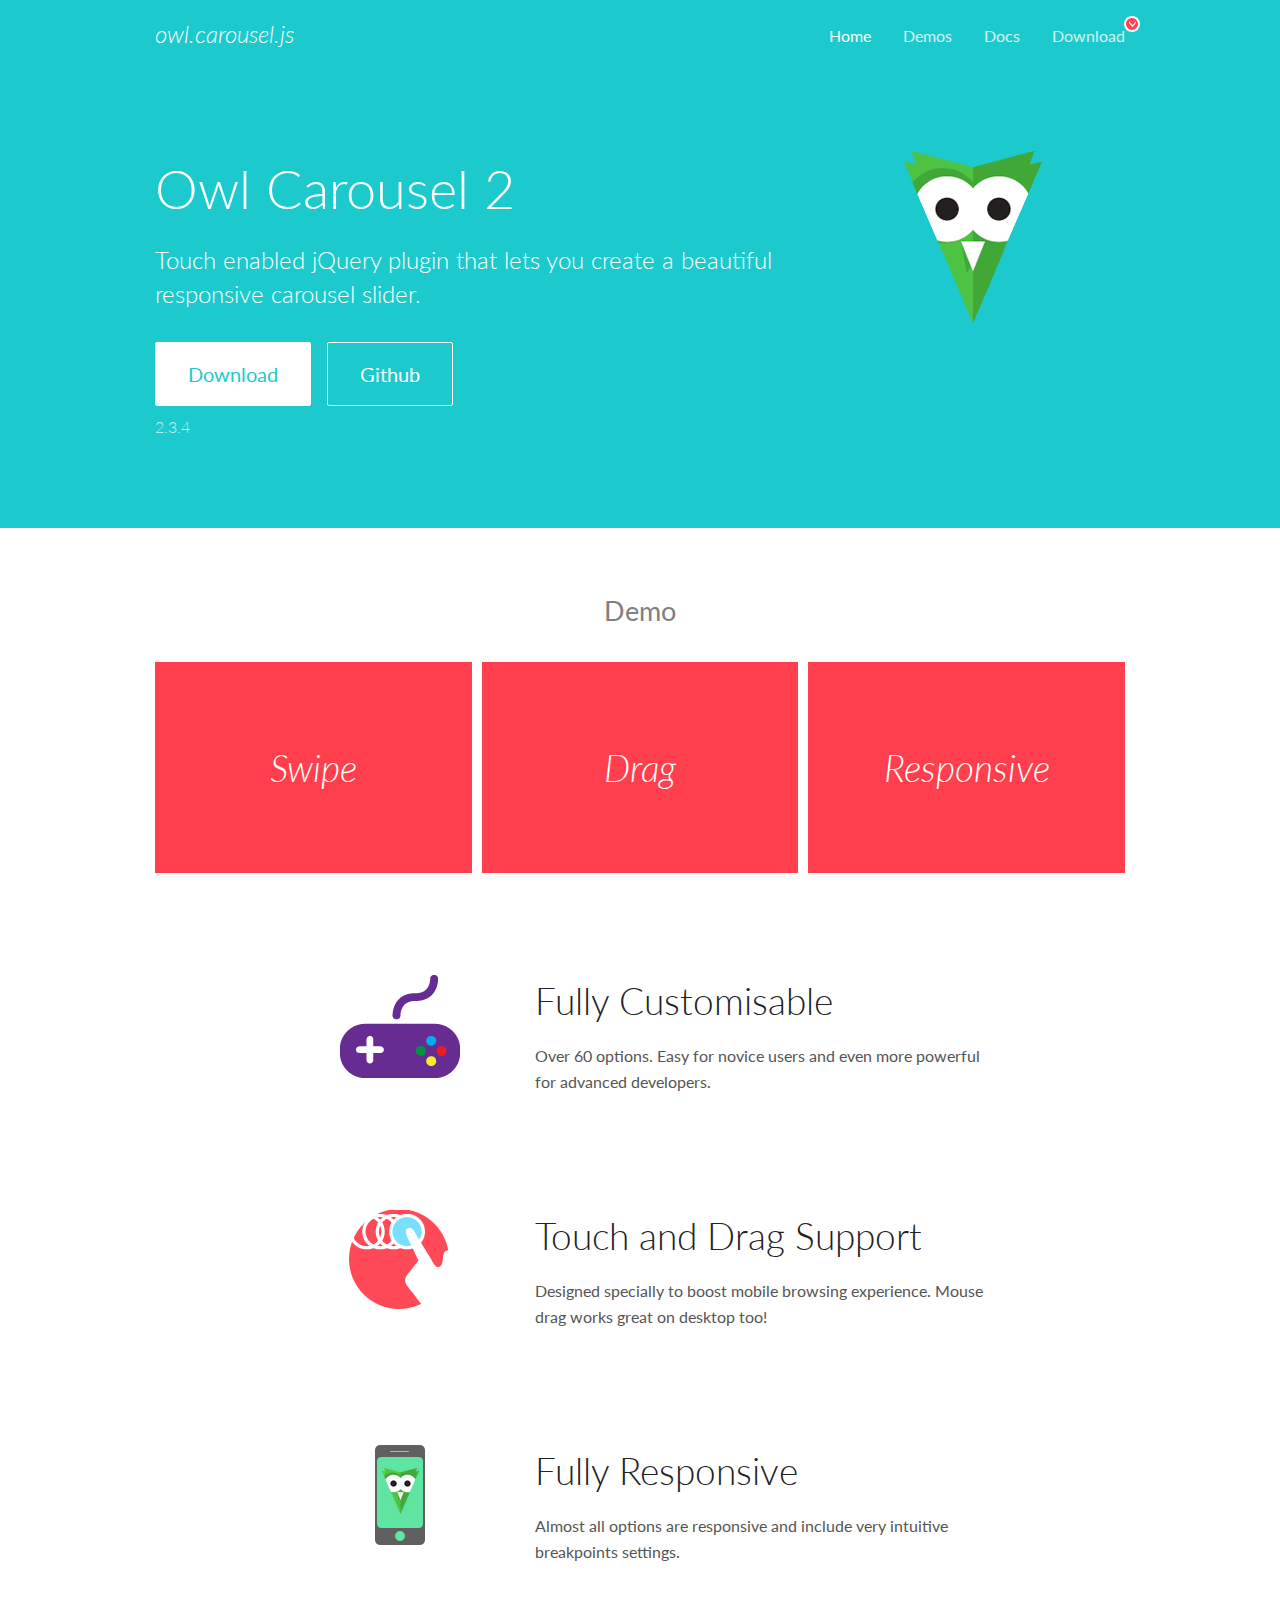
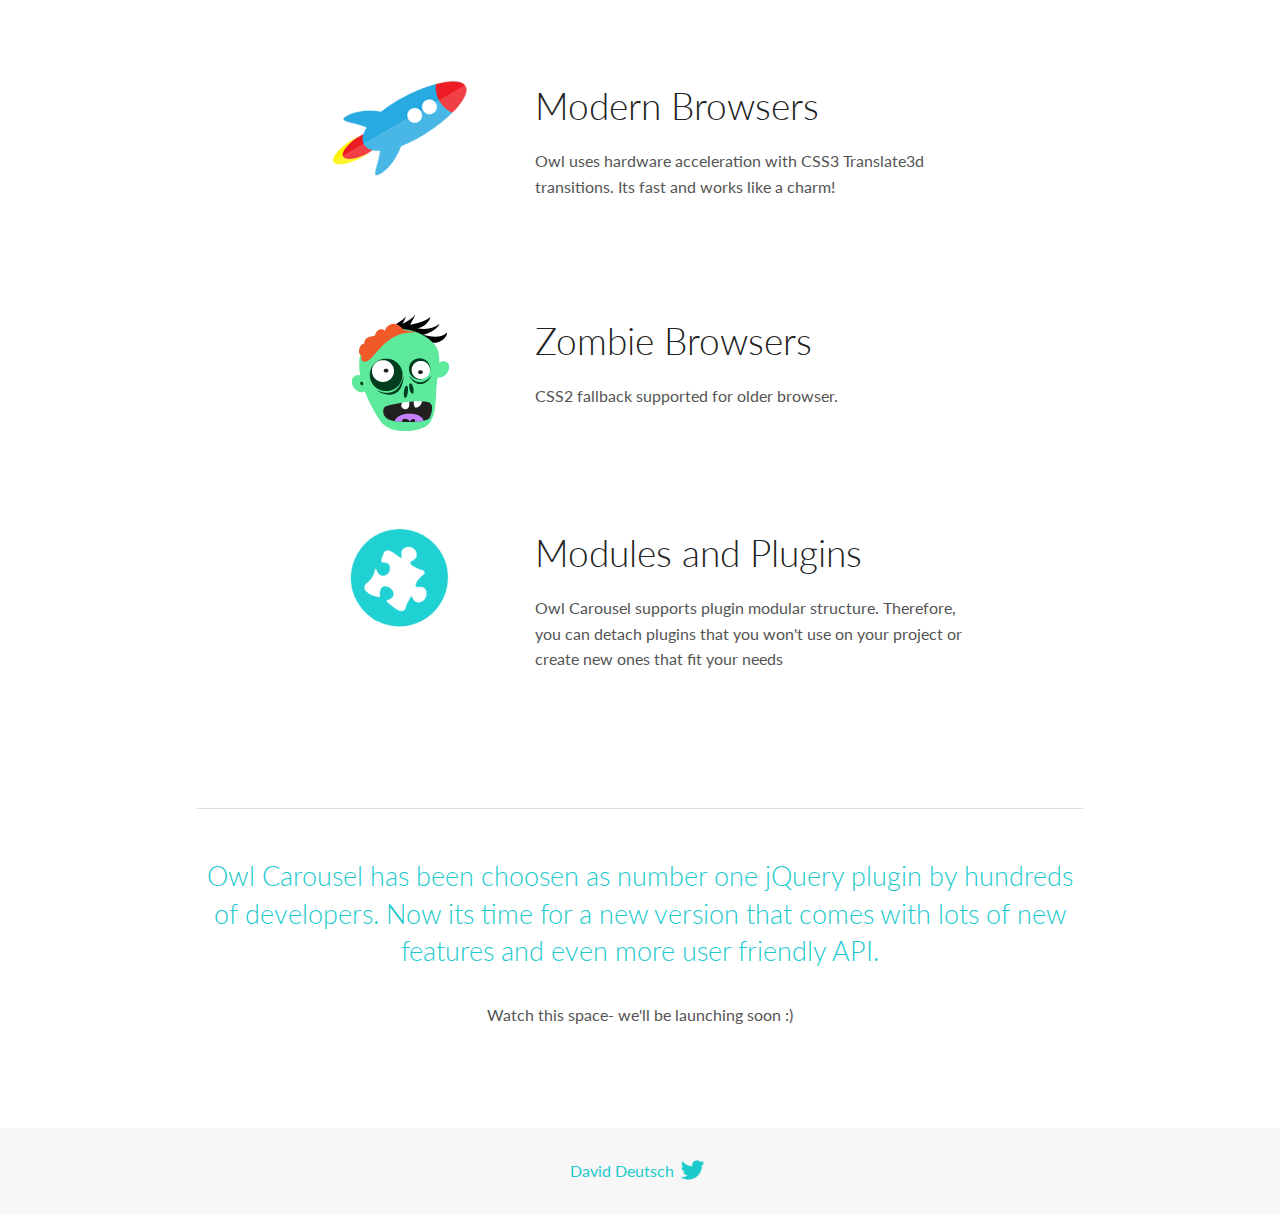
<file: vendor/OwlCarousel2-2.3.4/docs/index.html>
<!DOCTYPE html>
<html lang="en">
  <head>

    <!-- head -->
    <meta charset="utf-8">
    <meta name="msapplication-tap-highlight" content="no" />
    <meta name="viewport" content="width=device-width, initial-scale=1.0" />
    <meta name="description" content="Touch enabled jQuery plugin that lets you create beautiful responsive carousel slider.">
    <meta name="author" content="David Deutsch">
    <title>
      Home | Owl Carousel | 2.3.4
    </title>

    <!-- Stylesheets -->
    <link href='https://fonts.googleapis.com/css?family=Lato:300,400,700,400italic,300italic' rel='stylesheet' type='text/css'>
    <link rel="stylesheet" href="assets/css/docs.theme.min.css">

    <!-- Owl Stylesheets -->
    <link rel="stylesheet" href="assets/owlcarousel/assets/owl.carousel.min.css">
    <link rel="stylesheet" href="assets/owlcarousel/assets/owl.theme.default.min.css">

    <!-- HTML5 shim and Respond.js IE8 support of HTML5 elements and media queries -->

    <!--[if lt IE 9]>
      <script src="https://oss.maxcdn.com/libs/html5shiv/3.7.0/html5shiv.js"></script>
      <script src="https://oss.maxcdn.com/libs/respond.js/1.3.0/respond.min.js"></script>
    <![endif]-->

    <!-- Favicons -->
    <link rel="apple-touch-icon-precomposed" sizes="144x144" href="assets/ico/apple-touch-icon-144-precomposed.png">
    <link rel="shortcut icon" href="assets/ico/favicon.png">
    <link rel="shortcut icon" href="favicon.ico">

    <!-- Yeah i know js should not be in header. Its required for demos.-->

    <!-- javascript -->
    <script src="assets/vendors/jquery.min.js"></script>
    <script src="assets/owlcarousel/owl.carousel.js"></script>
  </head>
  <body>

    <!-- header -->
    <header class="header">
      <div class="row">
        <div class="large-12 columns">
          <div class="brand left">
            <h3>
              <a href="/OwlCarousel2/">owl.carousel.js</a> 
            </h3>
          </div>
          <a id="toggle-nav" class="right">
            <span></span> <span></span> <span></span> 
          </a> 
          <div class="nav-bar">
            <ul class="clearfix">
              <li class="active">
                <a href="/OwlCarousel2/index.html">Home</a> 
              </li>
              <li> <a href="/OwlCarousel2/demos/demos.html">Demos</a>  </li>
              <li> <a href="/OwlCarousel2/docs/started-welcome.html">Docs</a>  </li>
              <li>
                <a href="https://github.com/OwlCarousel2/OwlCarousel2/archive/2.3.4.zip">Download</a> 
                <span class="download"></span> 
              </li>
            </ul>
          </div>
        </div>
      </div>
    </header>

    <!-- home panel -->
    <section id="hero">
      <div class="row">
        <div class="large-8 medium-8 columns">
          <h1>Owl Carousel 2</h1>
          <h4>Touch enabled jQuery plugin that lets you create a beautiful responsive carousel slider.</h4>
          <a href="https://github.com/OwlCarousel2/OwlCarousel2/archive/2.3.4.zip" class="hero-button">Download</a> 
          <a href="https://github.com/OwlCarousel2/OwlCarousel2" class="hero-button outline">Github</a> 
          <p>2.3.4</p>
        </div>
        <div class="large-4 medium-4 columns">
          <img class="owl-logo" src="assets/img/owl-logo.png" alt="mr. Owl">
        </div>
      </div>
    </section>

    <!-- body -->
    <div class="home-demo">
      <div class="row">
        <div class="large-12 columns">
          <h3>Demo</h3>
          <div class="owl-carousel">
            <div class="item">
              <h2>Swipe</h2>
            </div>
            <div class="item">
              <h2>Drag</h2>
            </div>
            <div class="item">
              <h2>Responsive</h2>
            </div>
            <div class="item">
              <h2>CSS3</h2>
            </div>
            <div class="item">
              <h2>Fast</h2>
            </div>
            <div class="item">
              <h2>Easy</h2>
            </div>
            <div class="item">
              <h2>Free</h2>
            </div>
            <div class="item">
              <h2>Upgradable</h2>
            </div>
            <div class="item">
              <h2>Tons of options</h2>
            </div>
            <div class="item">
              <h2>Infinity</h2>
            </div>
            <div class="item">
              <h2>Auto Width</h2>
            </div>
          </div>
        </div>
      </div>
    </div>
    <script>
      var owl = $('.owl-carousel');
      owl.owlCarousel({
        margin: 10,
        loop: true,
        responsive: {
          0: {
            items: 1
          },
          600: {
            items: 2
          },
          1000: {
            items: 3
          }
        }
      })
    </script>

    <!-- features -->
    <div id="features">
      <div class="row">
        <div class="small-12 medium-9 small-centered columns">
          <section class="row feature">
            <div class="medium-4 small-12 columns">
              <img src="assets/img/feature-options.png" alt="">
            </div>
            <div class="medium-8 small-12 columns">
              <h2>Fully Customisable</h2>
              <p>Over 60 options. Easy for novice users and even more powerful for advanced developers.</p>
            </div>
          </section>
          <section class="row feature">
            <div class="medium-4 small-12 columns">
              <img src="assets/img/feature-drag.png" alt="">
            </div>
            <div class="medium-8 small-12 columns">
              <h2>Touch and Drag Support</h2>
              <p>Designed specially to boost mobile browsing experience. Mouse drag works great on desktop too!</p>
            </div>
          </section>
          <section class="row feature">
            <div class="medium-4 small-12 columns">
              <img src="assets/img/feature-responsive.png" alt="">
            </div>
            <div class="medium-8 small-12 columns">
              <h2>Fully Responsive</h2>
              <p>Almost all options are responsive and include very intuitive breakpoints settings.</p>
            </div>
          </section>
          <section class="row feature">
            <div class="medium-4 small-12 columns">
              <img src="assets/img/feature-modern.png" alt="">
            </div>
            <div class="medium-8 small-12 columns">
              <h2>Modern Browsers</h2>
              <p>Owl uses hardware acceleration with CSS3 Translate3d transitions. Its fast and works like a charm! </p>
            </div>
          </section>
          <section class="row feature">
            <div class="medium-4 small-12 columns">
              <img src="assets/img/feature-zombie.png" alt="">
            </div>
            <div class="medium-8 small-12 columns">
              <h2>Zombie Browsers</h2>
              <p>CSS2 fallback supported for older browser.</p>
            </div>
          </section>
          <section class="row feature">
            <div class="medium-4 small-12 columns">
              <img src="assets/img/feature-module.png" alt="">
            </div>
            <div class="medium-8 small-12 columns">
              <h2>Modules and Plugins</h2>
              <p>Owl Carousel supports plugin modular structure. Therefore, you can detach plugins that you won&#x27;t use on your project or create new ones that fit your needs</p>
            </div>
          </section>
        </div>
      </div>
    </div>

    <!-- footer -->
    <section id="teaser-text">
      <div class="row">
        <div class="small-12 medium-11 small-centered columns">
          <hr>
          <h3 id="owl-carousel-has-been-choosen-as-number-one-jquery-plugin-by-hundreds-of-developers-now-its-time-for-a-new-version-that-comes-with-lots-of-new-features-and-even-more-user-friendly-api-">Owl Carousel has been choosen as number one jQuery plugin by hundreds of developers. Now its time for a new version that comes with lots of new features and even more user friendly API.</h3>
          <p>Watch this space- we&#39;ll be launching soon :)</p>
        </div>
      </div>
    </section>

    <!-- footer -->
    <footer class="footer">
      <div class="row">
        <div class="large-12 columns">
          <h5>
            <a href="/OwlCarousel2/docs/support-contact.html">David Deutsch</a> 
            <a id="custom-tweet-button" href="https://twitter.com/share?url=https://github.com/OwlCarousel2/OwlCarousel2&text=Owl Carousel - This is so awesome! " target="_blank"></a> 
          </h5>
        </div>
      </div>
    </footer>

    <!-- vendors -->
    <script src="assets/vendors/highlight.js"></script>
    <script src="assets/js/app.js"></script>
  </body>
</html>
</file>
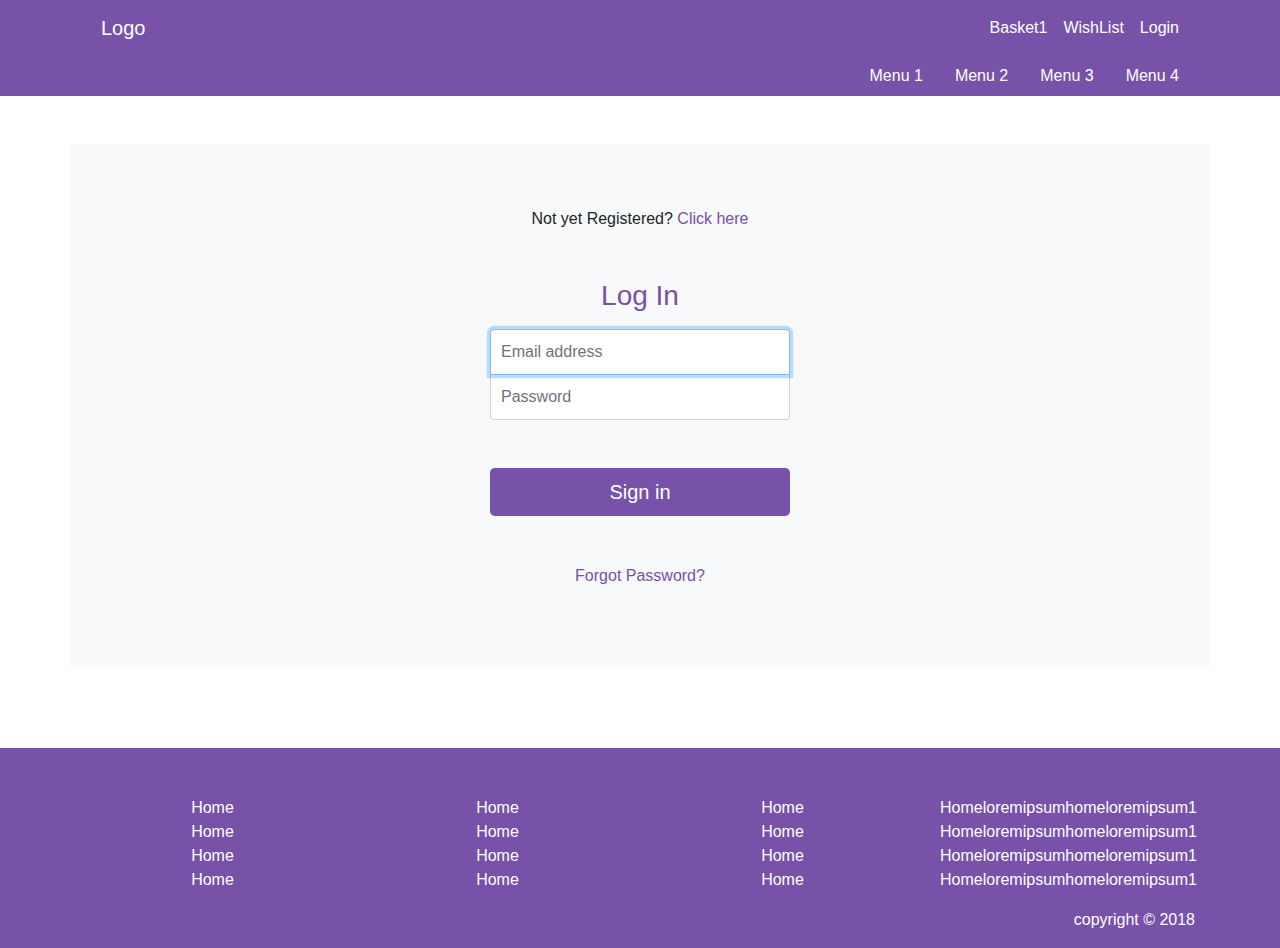
<file: login.html>
<!doctype html>
<html lang="en">

<head>
    <!-- Required meta tags -->
    <meta charset="utf-8">
    <meta name="viewport" content="width=device-width, initial-scale=1, shrink-to-fit=no">

    <!-- Bootstrap CSS -->
    <link rel="stylesheet" href="https://stackpath.bootstrapcdn.com/bootstrap/4.1.3/css/bootstrap.min.css">
    <link href="https://stackpath.bootstrapcdn.com/font-awesome/4.7.0/css/font-awesome.min.css" rel="stylesheet"
        integrity="sha384-wvfXpqpZZVQGK6TAh5PVlGOfQNHSoD2xbE+QkPxCAFlNEevoEH3Sl0sibVcOQVnN" crossorigin="anonymous">
    <link rel="stylesheet" href="./vendor/assets/owl.carousel.min.css">
    <link rel="stylesheet" href="./vendor/assets/owl.theme.default.min.css">
    <link rel="stylesheet" href="style.css">

    <title>Sample!</title>
</head>

<body class="text-center">

    <script src="./components/nav.js"></script>

    <section class="mt-5 content">
        <div class="container">
            <div class="row">
                <div class="col-md-12 bg-light py-5">

                    <form class="form-signin" style="width:36rem;">
                        
                    
                        <p>Not yet Registered? <a href="./signup.html" class="text1">Click here</a></p>
                        <h1 class="h3 mb-3 font-weight-normal text1 mt-5">Log In</h1>
                        <label for="inputEmail" class="sr-only">Email address</label>
                        <input type="email" id="inputEmail" class="form-control" placeholder="Email address" required autofocus>
                        <label for="inputPassword" class="sr-only">Password</label>
                        <input type="password" id="inputPassword" class="form-control" placeholder="Password" required>
                       
                        <button class="btn btn-lg bg-background text2 btn-block mt-5" type="submit">Sign in</button>
                        <p class="mt-5 mb-3"><a href="" class="text1">Forgot Password?</a></p>
                    </form>

                </div>
                <!--/.col-md-12-->
            </div>
            <!--/.row-->
        </div>
        <!--/.container-->
    </section>

    <!-- <section class="footer1"> -->
    <script src="./components/footer.js"></script>
    <!-- </section> -->



    <!-- Optional JavaScript -->
    <!-- jQuery first, then Popper.js, then Bootstrap JS -->
    <script src="https://code.jquery.com/jquery-3.3.1.slim.min.js"></script>
    <script src="https://cdnjs.cloudflare.com/ajax/libs/popper.js/1.14.3/umd/popper.min.js"></script>
    <script src="https://stackpath.bootstrapcdn.com/bootstrap/4.1.3/js/bootstrap.min.js"></script>
    <script src="./vendor/owl.carousel.min.js"></script>

</body>

</html>
</file>
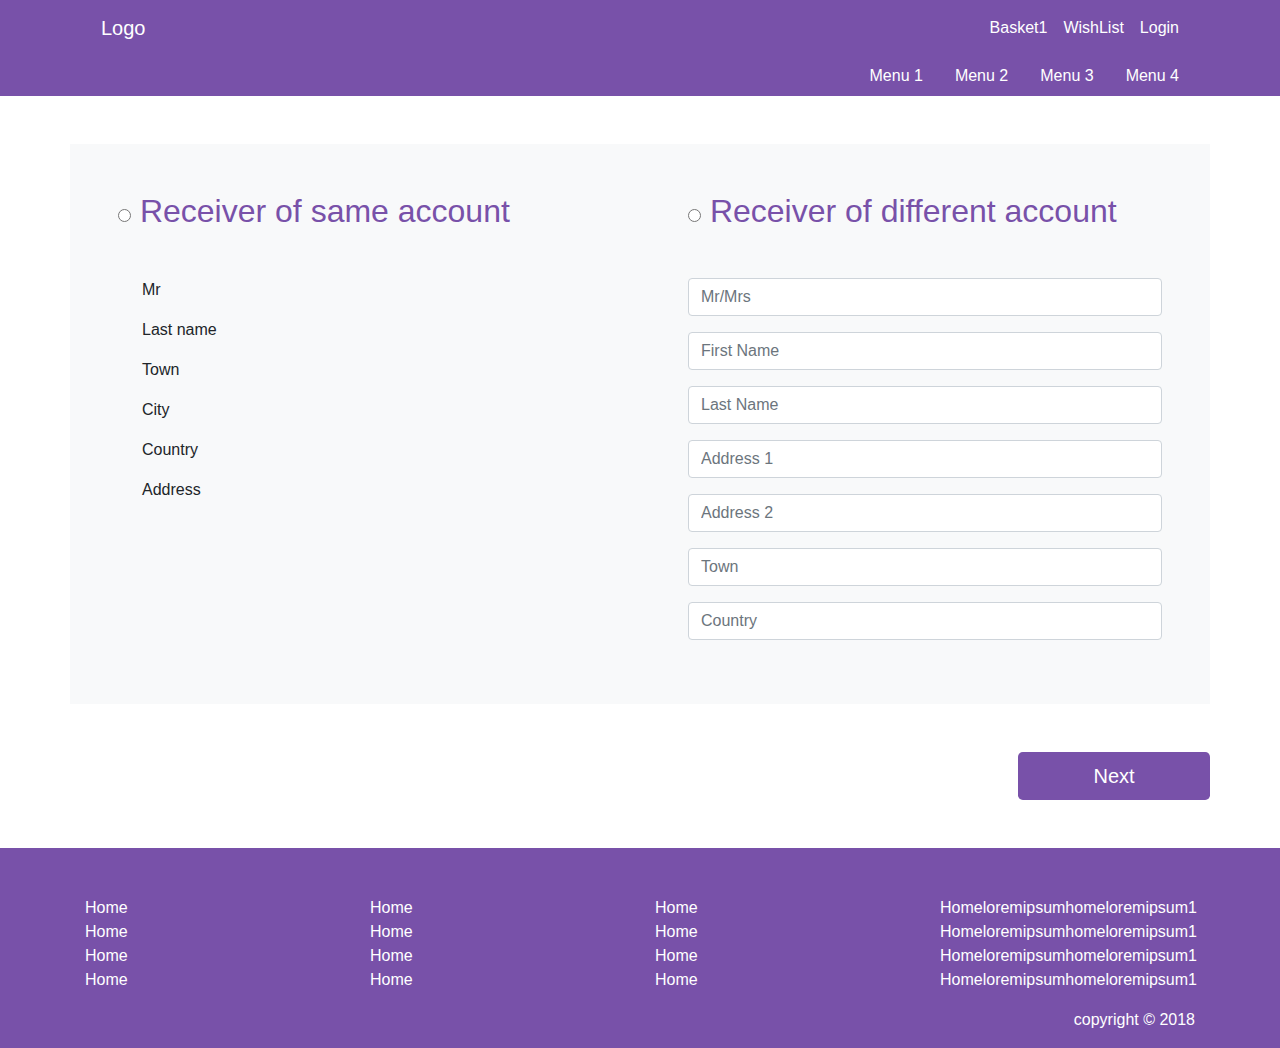
<file: order.html>
<!doctype html>
<html lang="en">

<head>
    <!-- Required meta tags -->
    <meta charset="utf-8">
    <meta name="viewport" content="width=device-width, initial-scale=1, shrink-to-fit=no">

    <!-- Bootstrap CSS -->
    <link rel="stylesheet" href="https://stackpath.bootstrapcdn.com/bootstrap/4.1.3/css/bootstrap.min.css">
    <link href="https://stackpath.bootstrapcdn.com/font-awesome/4.7.0/css/font-awesome.min.css" rel="stylesheet"
        integrity="sha384-wvfXpqpZZVQGK6TAh5PVlGOfQNHSoD2xbE+QkPxCAFlNEevoEH3Sl0sibVcOQVnN" crossorigin="anonymous">
    <link rel="stylesheet" href="./vendor/assets/owl.carousel.min.css">
    <link rel="stylesheet" href="./vendor/assets/owl.theme.default.min.css">
    <link rel="stylesheet" href="style.css">

    <title>Sample!</title>
</head>

<body>

    <script src="./components/nav.js"></script>

   
   <section class="mt-5 mb-5">
       <div class="container">
           <div class="row">
               <div class="col-md-6 bg-light p-5">
                
                <h2><input type="radio"> Receiver of same account</h2>
                <div class="mt-5 ml-4">
                    <p>Mr</p>
                    <p>Last name</p>
                    <p>Town</p>
                    <p>City</p>
                    <p>Country</p>
                    <p>Address</p>
                </div>
                
               </div>

               <div class="col-md-6 bg-light p-5">

                <h2><input type="radio"> Receiver of different account</h2>

                <div class="mt-5">
                    <form class="needs-validation" novalidate>
                        
                        <div class="mb-3">
                        
                            <input type="text" class="form-control" id="address" placeholder="Mr/Mrs" required>
                            <div class="invalid-feedback">
                                Please enter your shipping address.
                            </div>
                        </div>

                        <div class="mb-3">
                        
                            <input type="text" class="form-control" id="address" placeholder="First Name" required>
                            <div class="invalid-feedback">
                                Please enter your shipping address.
                            </div>
                        </div>

                        <div class="mb-3">
                        
                            <input type="text" class="form-control" id="address" placeholder="Last Name" required>
                            <div class="invalid-feedback">
                                Please enter your shipping address.
                            </div>
                        </div>
                    
                        <div class="mb-3">
                    
                            <input type="text" class="form-control" id="address" placeholder="Address 1" required>
                            <div class="invalid-feedback">
                                Please enter your shipping address.
                            </div>
                        </div>
                    
                        <div class="mb-3">
                    
                            <input type="text" class="form-control" id="address2" placeholder="Address 2">
                        </div>
                    
                        <div class="mb-3">
                    
                            <input type="email" class="form-control" id="email" placeholder="Town">
                    
                        </div>
                    
                        <div class="mb-3">
                    
                            <input type="email" class="form-control" id="email" placeholder="Country">
                    
                        </div>
                    
                       
                    
                    
                    </form>
                    
                </div>
               </div>


            <a class="ml-auto" href="./order2.html"><button class="btn btn-lg bg-background text2 mt-5" style="width:12rem;" type="submit">Next</button></a>
            
           </div>
       </div>
   </section>
   

   

  

    <script src="./components/footer.js"></script>

    <!-- Optional JavaScript -->
    <!-- jQuery first, then Popper.js, then Bootstrap JS -->
    <script src="https://code.jquery.com/jquery-3.3.1.slim.min.js"></script>
    <script src="https://cdnjs.cloudflare.com/ajax/libs/popper.js/1.14.3/umd/popper.min.js"></script>
    <script src="https://stackpath.bootstrapcdn.com/bootstrap/4.1.3/js/bootstrap.min.js"></script>
    <script src="./vendor/owl.carousel.min.js"></script>
   
</body>

</html>
</file>
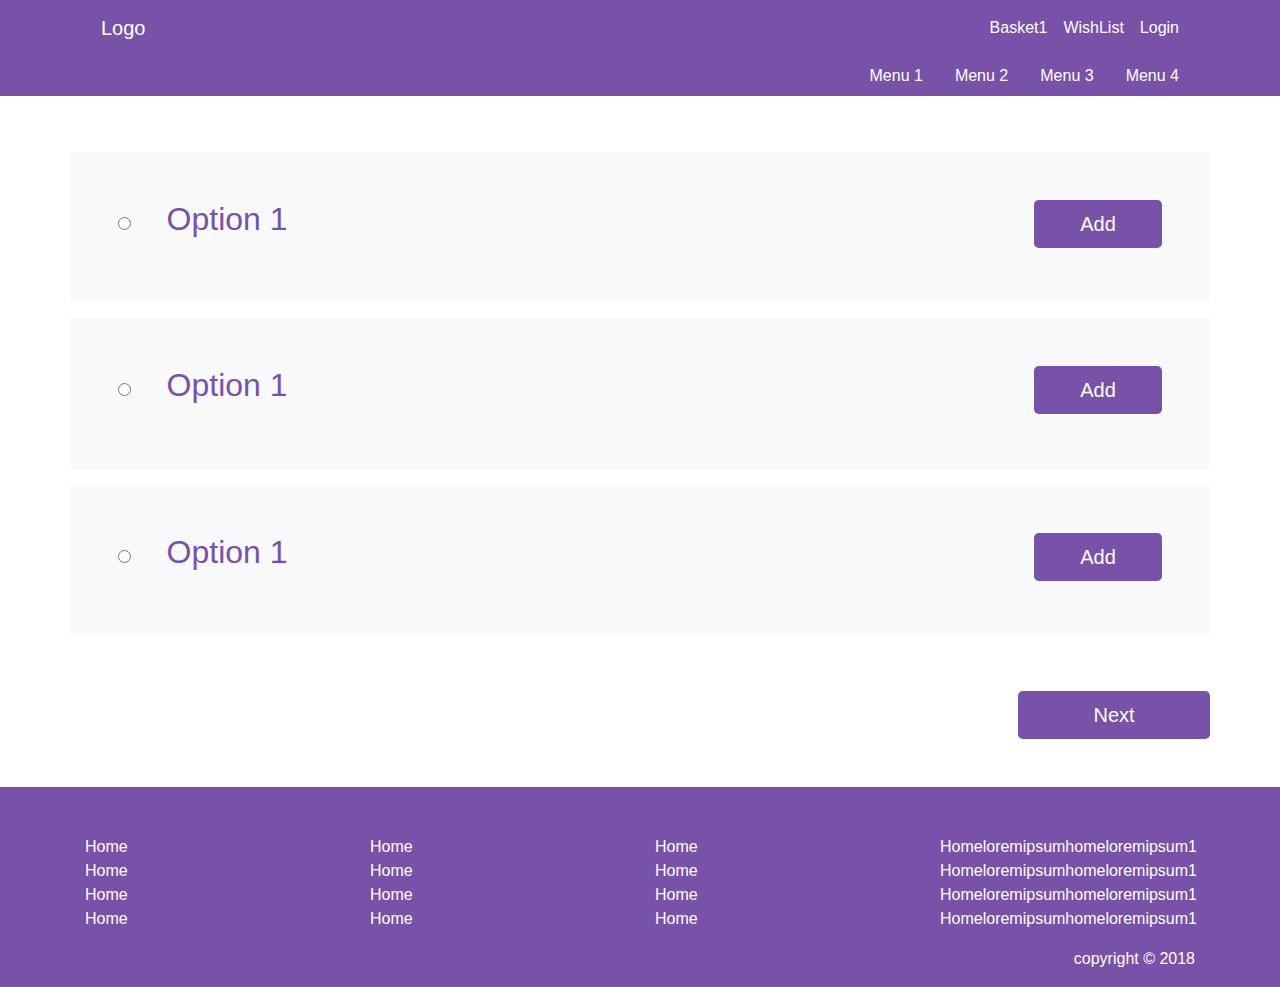
<file: order2.html>
<!doctype html>
<html lang="en">

<head>
    <!-- Required meta tags -->
    <meta charset="utf-8">
    <meta name="viewport" content="width=device-width, initial-scale=1, shrink-to-fit=no">

    <!-- Bootstrap CSS -->
    <link rel="stylesheet" href="https://stackpath.bootstrapcdn.com/bootstrap/4.1.3/css/bootstrap.min.css">
    <link href="https://stackpath.bootstrapcdn.com/font-awesome/4.7.0/css/font-awesome.min.css" rel="stylesheet"
        integrity="sha384-wvfXpqpZZVQGK6TAh5PVlGOfQNHSoD2xbE+QkPxCAFlNEevoEH3Sl0sibVcOQVnN" crossorigin="anonymous">
    <link rel="stylesheet" href="./vendor/assets/owl.carousel.min.css">
    <link rel="stylesheet" href="./vendor/assets/owl.theme.default.min.css">
    <link rel="stylesheet" href="style.css">

    <title>Sample!</title>
</head>

<body>

    <script src="./components/nav.js"></script>


    <section class="mt-5 mb-5">
        <div class="container">
            <div class="row">
                <div class="col-6 bg-light p-5 my-2">

                    <h2><label><input type="radio">&nbsp; &nbsp; Option 1</label></h2>



                </div>

                <div class="col-6 bg-light text-right p-5 my-2">

                    <button class="btn btn-lg bg-background text2 " style="width:8rem;" type="submit">Add</button>


                </div>

                <div class="col-6 bg-light p-5 my-2">

                    <h2><label><input type="radio">&nbsp; &nbsp; Option 1</label></h2>


                </div>

                <div class="col-6 bg-light text-right p-5 my-2">

                    <button class="btn btn-lg bg-background text2 " style="width:8rem;" type="submit">Add</button>


                </div>

                <div class="col-6 bg-light p-5 my-2">

                    <h2><label><input type="radio">&nbsp; &nbsp; Option 1</label></h2>



                </div>

                <div class="col-6 bg-light text-right p-5 my-2">

                    <button class="btn btn-lg bg-background text2 " style="width:8rem;" type="submit">Add</button>


                </div>

                <a class="ml-auto" href="./billing.html"><button class="btn btn-lg bg-background text2 mt-5" style="width:12rem;" type="submit">Next</button></a>

            </div>
        </div>
    </section>






    <script src="./components/footer.js"></script>

    <!-- Optional JavaScript -->
    <!-- jQuery first, then Popper.js, then Bootstrap JS -->
    <script src="https://code.jquery.com/jquery-3.3.1.slim.min.js"></script>
    <script src="https://cdnjs.cloudflare.com/ajax/libs/popper.js/1.14.3/umd/popper.min.js"></script>
    <script src="https://stackpath.bootstrapcdn.com/bootstrap/4.1.3/js/bootstrap.min.js"></script>
    <script src="./vendor/owl.carousel.min.js"></script>

</body>

</html>
</file>
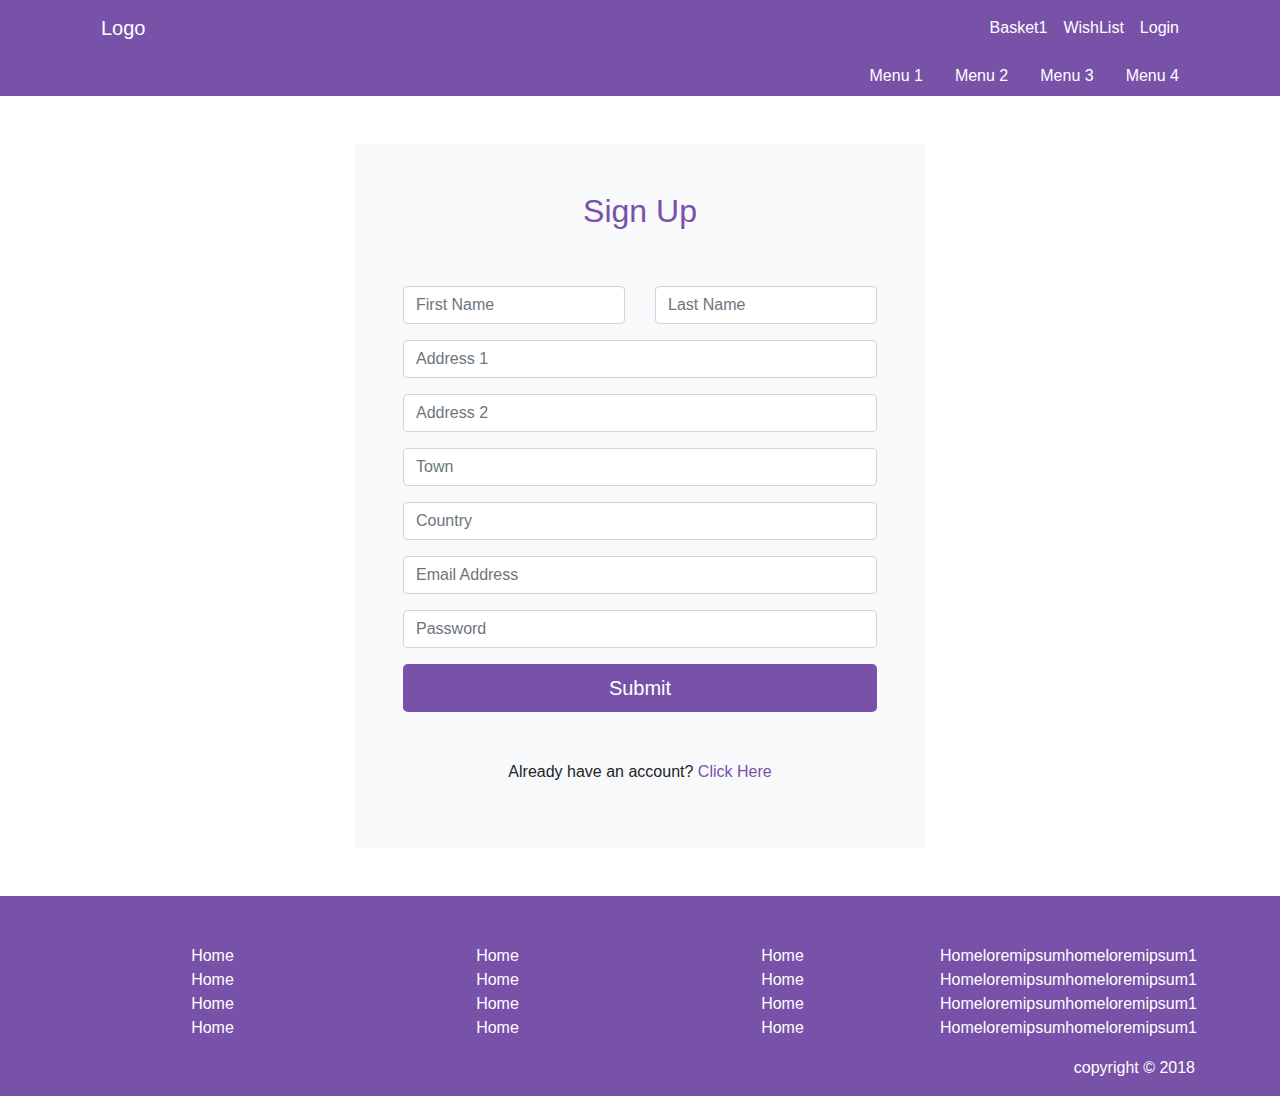
<file: signup.html>
<!doctype html>
<html lang="en">

<head>
    <!-- Required meta tags -->
    <meta charset="utf-8">
    <meta name="viewport" content="width=device-width, initial-scale=1, shrink-to-fit=no">

    <!-- Bootstrap CSS -->
    <link rel="stylesheet" href="https://stackpath.bootstrapcdn.com/bootstrap/4.1.3/css/bootstrap.min.css">
    <link href="https://stackpath.bootstrapcdn.com/font-awesome/4.7.0/css/font-awesome.min.css" rel="stylesheet"
        integrity="sha384-wvfXpqpZZVQGK6TAh5PVlGOfQNHSoD2xbE+QkPxCAFlNEevoEH3Sl0sibVcOQVnN" crossorigin="anonymous">
    <link rel="stylesheet" href="./vendor/assets/owl.carousel.min.css">
    <link rel="stylesheet" href="./vendor/assets/owl.theme.default.min.css">
    <link rel="stylesheet" href="style.css">

    <title>Sample!</title>
</head>

<body class="text-center">

    <script src="./components/nav.js"></script>

    
    
        <div class="container pt-5 pb-5">
            <div class="text-center">
                
                
                
            </div>
    
            <div class="row justify-content-center">


               
                <div class="col-md-6 bg-light p-5">

                    <h2 class="pb-5">Sign Up</h2>
                    
                    <form class="needs-validation" novalidate>
                        <div class="row">
                            <div class="col-md-6 mb-3">
                                
                                <input type="text" class="form-control" id="firstName" placeholder="First Name" value="" required>
                                <div class="invalid-feedback">
                                    Valid first name is required.
                                </div>
                            </div>
                            <div class="col-md-6 mb-3">
                               
                                <input type="text" class="form-control" id="lastName" placeholder="Last Name" value="" required>
                                <div class="invalid-feedback">
                                    Valid last name is required.
                                </div>
                            </div>
                        </div>
    
    
                        <div class="mb-3">
                            
                            <input type="text" class="form-control" id="address" placeholder="Address 1" required>
                            <div class="invalid-feedback">
                                Please enter your shipping address.
                            </div>
                        </div>
    
                        <div class="mb-3">
                            
                            <input type="text" class="form-control" id="address2" placeholder="Address 2">
                        </div>

                        <div class="mb-3">
                            
                            <input type="email" class="form-control" id="email" placeholder="Town">
                            
                        </div>

                        <div class="mb-3">
                            
                            <input type="email" class="form-control" id="email" placeholder="Country">
                            
                        </div>

                        <div class="mb-3">
                            
                            <input type="email" class="form-control" id="email" placeholder="Email Address">
                            <div class="invalid-feedback">
                                Please enter a valid email address for shipping updates.
                            </div>
                        </div>

                        <div class="mb-3">
                            
                            <input type="email" class="form-control" id="email" placeholder="Password">
                            
                        </div>

                        <button class="btn btn-lg bg-background text2 btn-block" type="submit">Submit</button>
                        <p class="mt-5 mb-3">Already have an account? <a href="/login.html" class="text1">Click Here</a></p>
    
                       
                    </form>
                </div>
            </div>
    
            
        </div>
    
       
    
    <!-- <section class="footer1"> -->
    <script src="./components/footer.js"></script>
    <!-- </section> -->



    <!-- Optional JavaScript -->
    <!-- jQuery first, then Popper.js, then Bootstrap JS -->
    <script src="https://code.jquery.com/jquery-3.3.1.slim.min.js"></script>
    <script src="https://cdnjs.cloudflare.com/ajax/libs/popper.js/1.14.3/umd/popper.min.js"></script>
    <script src="https://stackpath.bootstrapcdn.com/bootstrap/4.1.3/js/bootstrap.min.js"></script>
    <script src="./vendor/owl.carousel.min.js"></script>

</body>

</html>
</file>
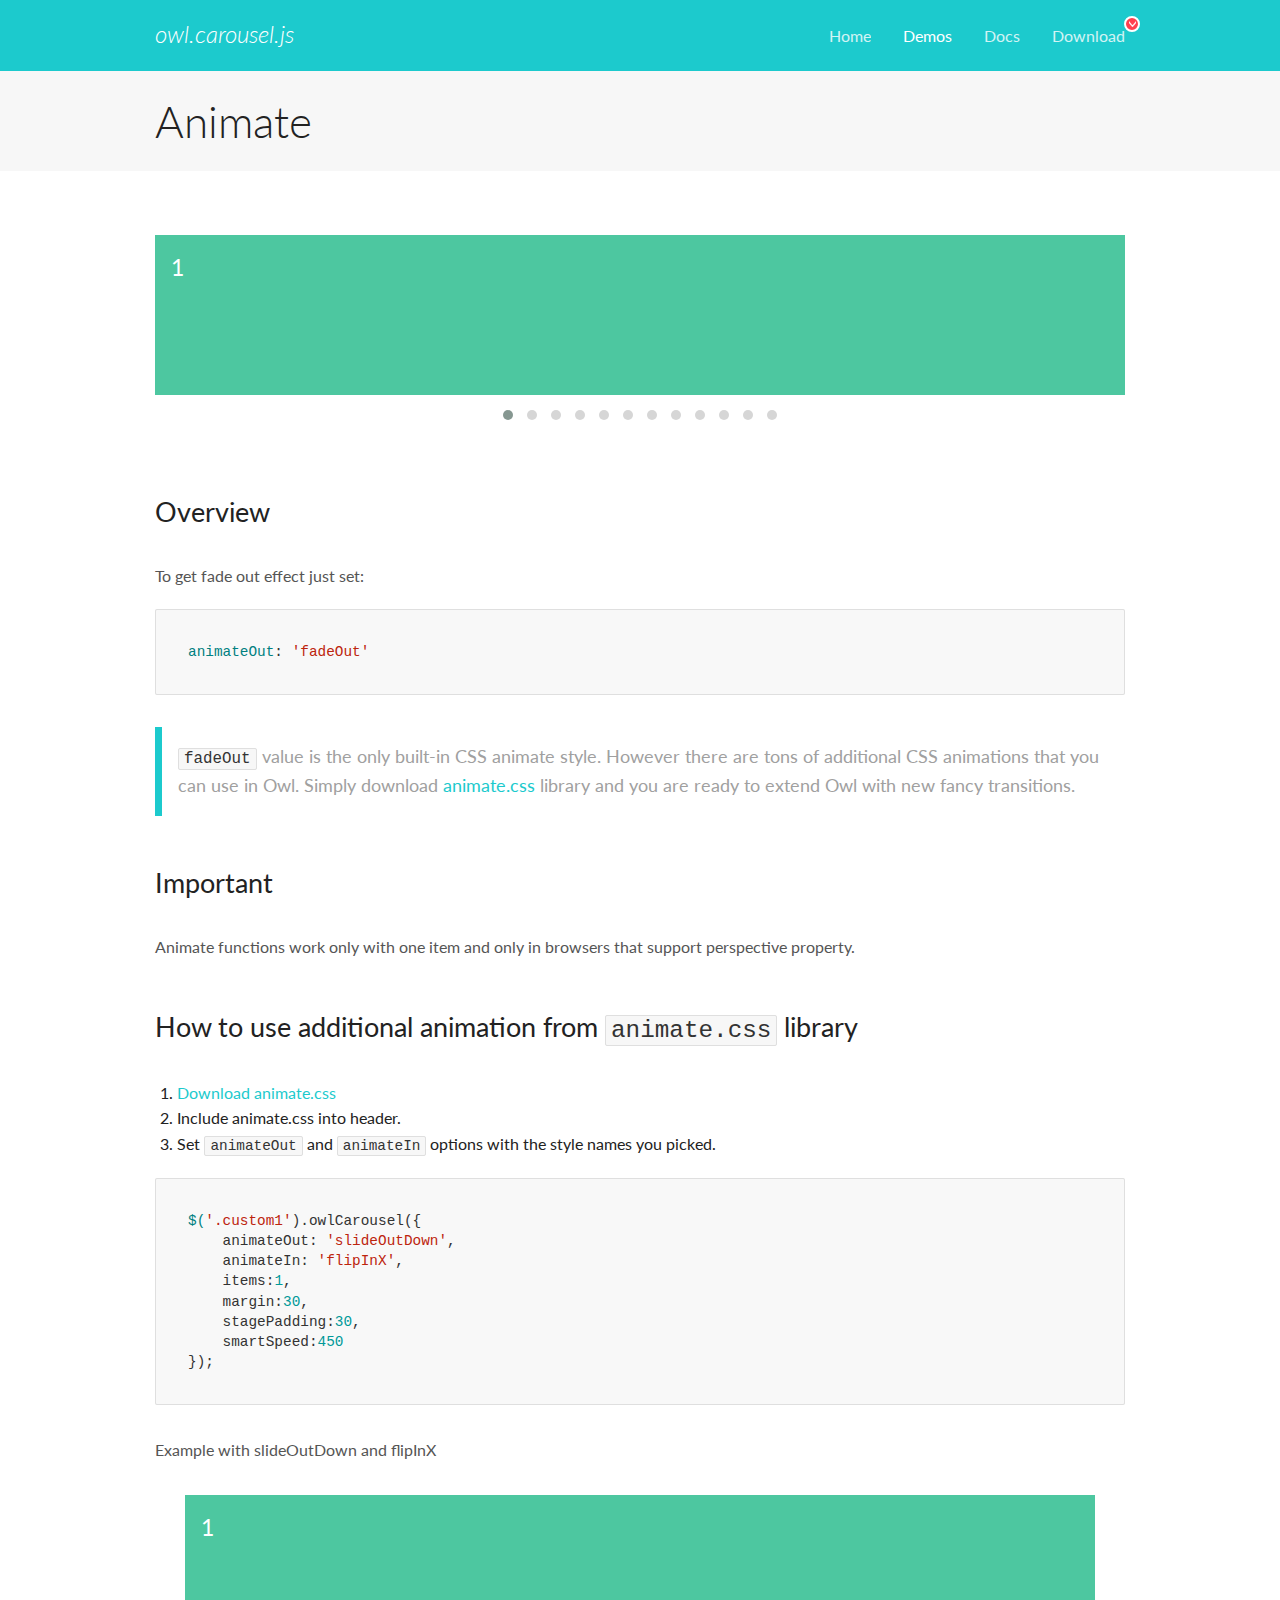
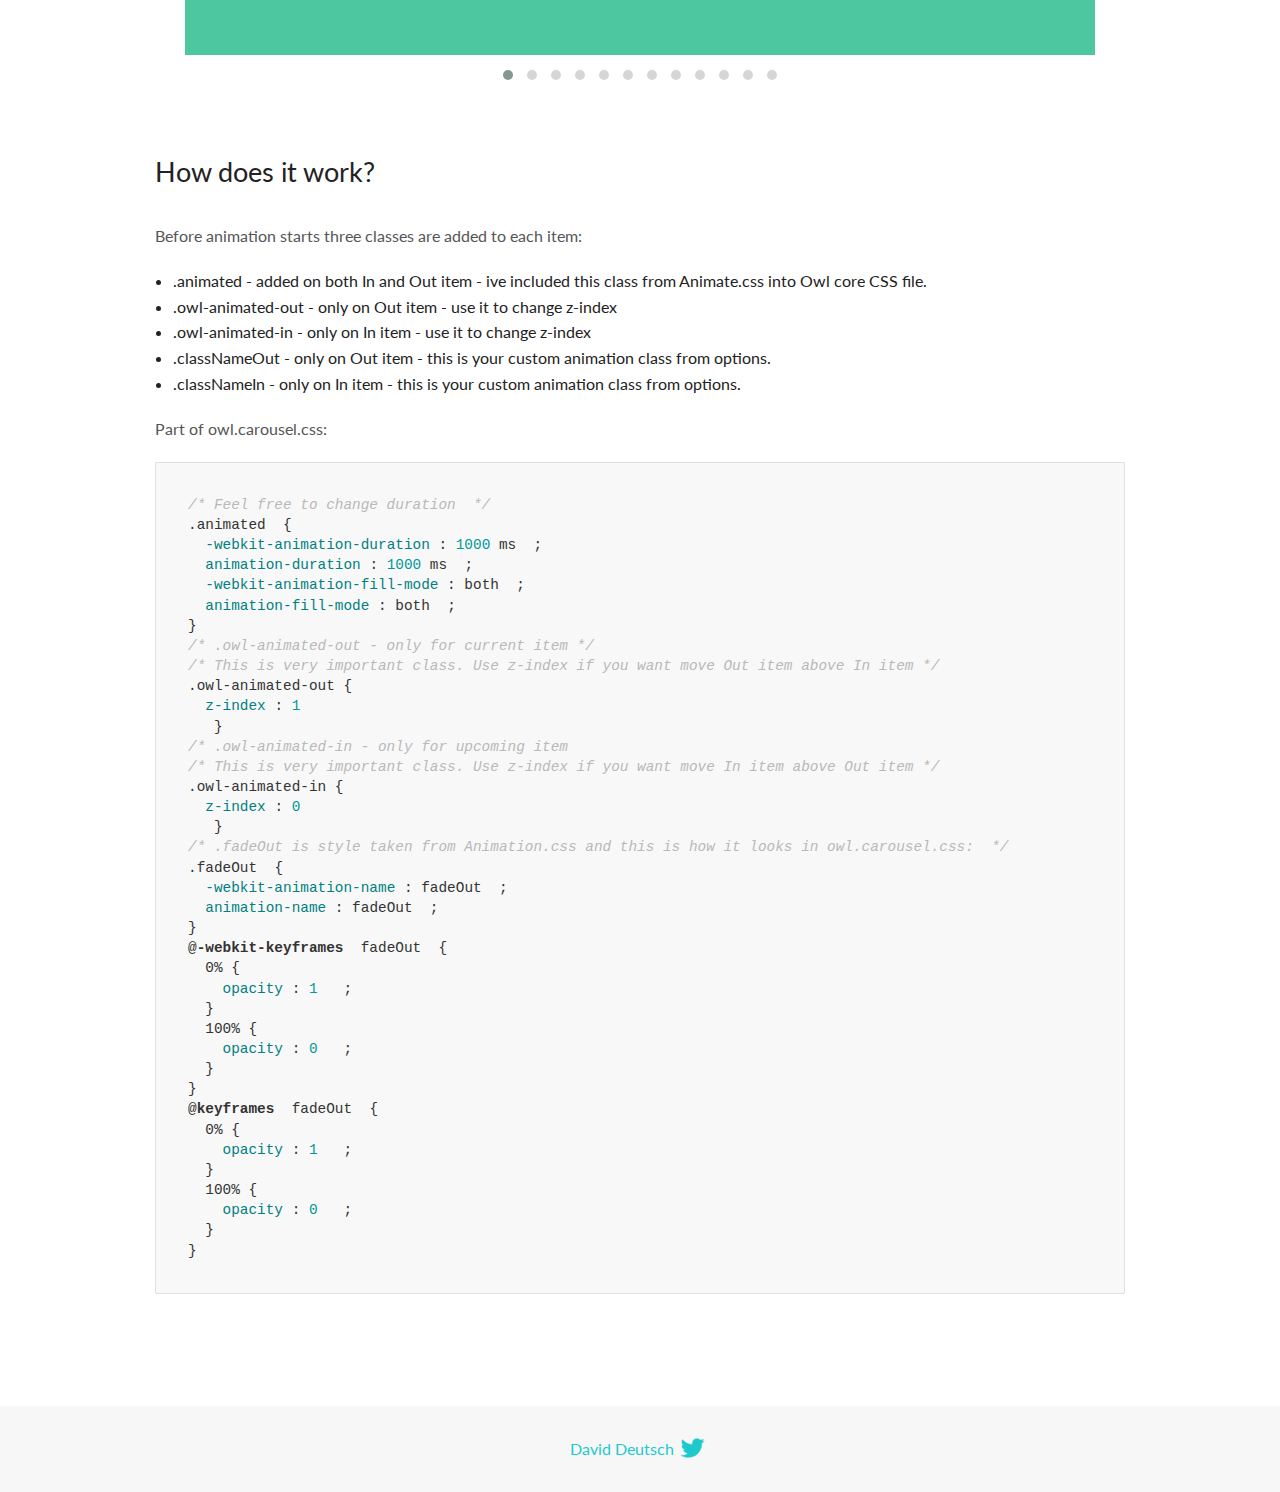
<file: vendor/OwlCarousel2-2.3.4/docs/demos/animate.html>
<!DOCTYPE html>
<html lang="en">
  <head>

    <!-- head -->
    <meta charset="utf-8">
    <meta name="msapplication-tap-highlight" content="no" />
    <meta name="viewport" content="width=device-width, initial-scale=1.0" />
    <meta name="description" content="Animate carousel">
    <meta name="author" content="David Deutsch">
    <title>
      Animate Demo | Owl Carousel | 2.3.4
    </title>

    <!-- Stylesheets -->
    <link href='https://fonts.googleapis.com/css?family=Lato:300,400,700,400italic,300italic' rel='stylesheet' type='text/css'>
    <link rel="stylesheet" href="../assets/css/docs.theme.min.css">

    <!-- Owl Stylesheets -->
    <link rel="stylesheet" href="../assets/owlcarousel/assets/owl.carousel.min.css">
    <link rel="stylesheet" href="../assets/owlcarousel/assets/owl.theme.default.min.css">

    <!-- HTML5 shim and Respond.js IE8 support of HTML5 elements and media queries -->

    <!--[if lt IE 9]>
      <script src="https://oss.maxcdn.com/libs/html5shiv/3.7.0/html5shiv.js"></script>
      <script src="https://oss.maxcdn.com/libs/respond.js/1.3.0/respond.min.js"></script>
    <![endif]-->

    <!-- Favicons -->
    <link rel="apple-touch-icon-precomposed" sizes="144x144" href="../assets/ico/apple-touch-icon-144-precomposed.png">
    <link rel="shortcut icon" href="../assets/ico/favicon.png">
    <link rel="shortcut icon" href="favicon.ico">

    <!-- Yeah i know js should not be in header. Its required for demos.-->

    <!-- javascript -->
    <script src="../assets/vendors/jquery.min.js"></script>
    <script src="../assets/owlcarousel/owl.carousel.js"></script>
  </head>
  <body>

    <!-- header -->
    <header class="header">
      <div class="row">
        <div class="large-12 columns">
          <div class="brand left">
            <h3>
              <a href="/OwlCarousel2/">owl.carousel.js</a> 
            </h3>
          </div>
          <a id="toggle-nav" class="right">
            <span></span> <span></span> <span></span> 
          </a> 
          <div class="nav-bar">
            <ul class="clearfix">
              <li> <a href="/OwlCarousel2/index.html">Home</a>  </li>
              <li class="active">
                <a href="/OwlCarousel2/demos/demos.html">Demos</a> 
              </li>
              <li> <a href="/OwlCarousel2/docs/started-welcome.html">Docs</a>  </li>
              <li>
                <a href="https://github.com/OwlCarousel2/OwlCarousel2/archive/2.3.4.zip">Download</a> 
                <span class="download"></span> 
              </li>
            </ul>
          </div>
        </div>
      </div>
    </header>

    <!-- title -->
    <section class="title">
      <div class="row">
        <div class="large-12 columns">
          <h1>Animate</h1>
        </div>
      </div>
    </section>

    <!--  Demos -->
    <section id="demos">
      <div class="row">
        <div class="large-12 columns">
          <div class="fadeOut owl-carousel owl-theme">
            <div class="item">
              <h4>1</h4>
            </div>
            <div class="item">
              <h4>2</h4>
            </div>
            <div class="item">
              <h4>3</h4>
            </div>
            <div class="item">
              <h4>4</h4>
            </div>
            <div class="item">
              <h4>5</h4>
            </div>
            <div class="item">
              <h4>6</h4>
            </div>
            <div class="item">
              <h4>7</h4>
            </div>
            <div class="item">
              <h4>8</h4>
            </div>
            <div class="item">
              <h4>9</h4>
            </div>
            <div class="item">
              <h4>10</h4>
            </div>
            <div class="item">
              <h4>11</h4>
            </div>
            <div class="item">
              <h4>12</h4>
            </div>
          </div>
          <h3 id="overview">Overview</h3>
          <p>To get fade out effect just set:</p>
          <pre><code>animateOut: &#39;fadeOut&#39;</code></pre>
          <blockquote>
            <p><code>fadeOut</code> value is the only built-in CSS animate style. However there are tons of additional CSS animations that you can use in Owl. Simply download
              <a href="https://daneden.github.io/animate.css/">animate.css</a>  library and you are ready to extend Owl with new fancy transitions.</p>
          </blockquote>
          <h3 id="important">Important</h3>
          <p>Animate functions work only with one item and only in browsers that support perspective property.</p>
          <h3 id="how-to-use-additional-animation-from-animate-css-library">How to use additional animation from <code>animate.css</code> library</h3>
          <ol>
            <li> <a href="https://daneden.github.io/animate.css/">Download animate.css</a>  </li>
            <li>Include animate.css into header.</li>
            <li>Set <code>animateOut</code> and <code>animateIn</code> options with the style names you picked.</li>
          </ol>
          <pre><code>$(&#39;.custom1&#39;).owlCarousel({
    animateOut: &#39;slideOutDown&#39;,
    animateIn: &#39;flipInX&#39;,
    items:1,
    margin:30,
    stagePadding:30,
    smartSpeed:450
});</code></pre>
          <p>Example with slideOutDown and flipInX</p>
          <div class="custom1 owl-carousel owl-theme">
            <div class="item">
              <h4>1</h4>
            </div>
            <div class="item">
              <h4>2</h4>
            </div>
            <div class="item">
              <h4>3</h4>
            </div>
            <div class="item">
              <h4>4</h4>
            </div>
            <div class="item">
              <h4>5</h4>
            </div>
            <div class="item">
              <h4>6</h4>
            </div>
            <div class="item">
              <h4>7</h4>
            </div>
            <div class="item">
              <h4>8</h4>
            </div>
            <div class="item">
              <h4>9</h4>
            </div>
            <div class="item">
              <h4>10</h4>
            </div>
            <div class="item">
              <h4>11</h4>
            </div>
            <div class="item">
              <h4>12</h4>
            </div>
          </div>
          <h3 id="how-does-it-work-">How does it work?</h3>
          <p>Before animation starts three classes are added to each item:</p>
          <ul>
            <li>.animated - added on both In and Out item - ive included this class from Animate.css into Owl core CSS file.</li>
            <li>.owl-animated-out - only on Out item - use it to change z-index</li>
            <li>.owl-animated-in - only on In item - use it to change z-index</li>
            <li>.classNameOut - only on Out item - this is your custom animation class from options.</li>
            <li>.classNameIn - only on In item - this is your custom animation class from options.</li>
          </ul>
          <p>Part of owl.carousel.css:</p>
          <pre><code class="language-css"><span class="comment">/* Feel free to change duration  */</span> 
<span class="class">.animated</span>  <span class="rules">{
  <span class="rule"><span class="attribute">-webkit-animation-duration</span> :<span class="value"> <span class="number">1000</span> ms</span> </span> ;
  <span class="rule"><span class="attribute">animation-duration</span> :<span class="value"> <span class="number">1000</span> ms</span> </span> ;
  <span class="rule"><span class="attribute">-webkit-animation-fill-mode</span> :<span class="value"> both</span> </span> ;
  <span class="rule"><span class="attribute">animation-fill-mode</span> :<span class="value"> both</span> </span> ;
<span class="rule">}</span> </span> 
<span class="comment">/* .owl-animated-out - only for current item */</span> 
<span class="comment">/* This is very important class. Use z-index if you want move Out item above In item */</span> 
<span class="class">.owl-animated-out</span> <span class="rules">{
  <span class="rule"><span class="attribute">z-index</span> :<span class="value"> <span class="number">1</span> 
</span> </span> </span> }
<span class="comment">/* .owl-animated-in - only for upcoming item
/* This is very important class. Use z-index if you want move In item above Out item */</span> 
<span class="class">.owl-animated-in</span> <span class="rules">{
  <span class="rule"><span class="attribute">z-index</span> :<span class="value"> <span class="number">0</span> 
</span> </span> </span> }
<span class="comment">/* .fadeOut is style taken from Animation.css and this is how it looks in owl.carousel.css:  */</span> 
<span class="class">.fadeOut</span>  <span class="rules">{
  <span class="rule"><span class="attribute">-webkit-animation-name</span> :<span class="value"> fadeOut</span> </span> ;
  <span class="rule"><span class="attribute">animation-name</span> :<span class="value"> fadeOut</span> </span> ;
<span class="rule">}</span> </span> 
<span class="at_rule">@<span class="keyword">-webkit-keyframes</span>  fadeOut </span> {
  0% <span class="rules">{
    <span class="rule"><span class="attribute">opacity</span> :<span class="value"> <span class="number">1</span> </span> </span> ;
  <span class="rule">}</span> </span> 
  100% <span class="rules">{
    <span class="rule"><span class="attribute">opacity</span> :<span class="value"> <span class="number">0</span> </span> </span> ;
  <span class="rule">}</span> </span> 
}
<span class="at_rule">@<span class="keyword">keyframes</span>  fadeOut </span> {
  0% <span class="rules">{
    <span class="rule"><span class="attribute">opacity</span> :<span class="value"> <span class="number">1</span> </span> </span> ;
  <span class="rule">}</span> </span> 
  100% <span class="rules">{
    <span class="rule"><span class="attribute">opacity</span> :<span class="value"> <span class="number">0</span> </span> </span> ;
  <span class="rule">}</span> </span> 
}</code></pre>
          <link rel="stylesheet" href="../assets/css/animate.css">
          <script>
            jQuery(document).ready(function($) {
              $('.fadeOut').owlCarousel({
                items: 1,
                animateOut: 'fadeOut',
                loop: true,
                margin: 10,
              });
              $('.custom1').owlCarousel({
                animateOut: 'slideOutDown',
                animateIn: 'flipInX',
                items: 1,
                margin: 30,
                stagePadding: 30,
                smartSpeed: 450
              });
            });
          </script>
        </div>
      </div>
    </section>

    <!-- footer -->
    <footer class="footer">
      <div class="row">
        <div class="large-12 columns">
          <h5>
            <a href="/OwlCarousel2/docs/support-contact.html">David Deutsch</a> 
            <a id="custom-tweet-button" href="https://twitter.com/share?url=https://github.com/OwlCarousel2/OwlCarousel2&text=Owl Carousel - This is so awesome! " target="_blank"></a> 
          </h5>
        </div>
      </div>
    </footer>

    <!-- vendors -->
    <script src="../assets/vendors/highlight.js"></script>
    <script src="../assets/js/app.js"></script>
  </body>
</html>
</file>
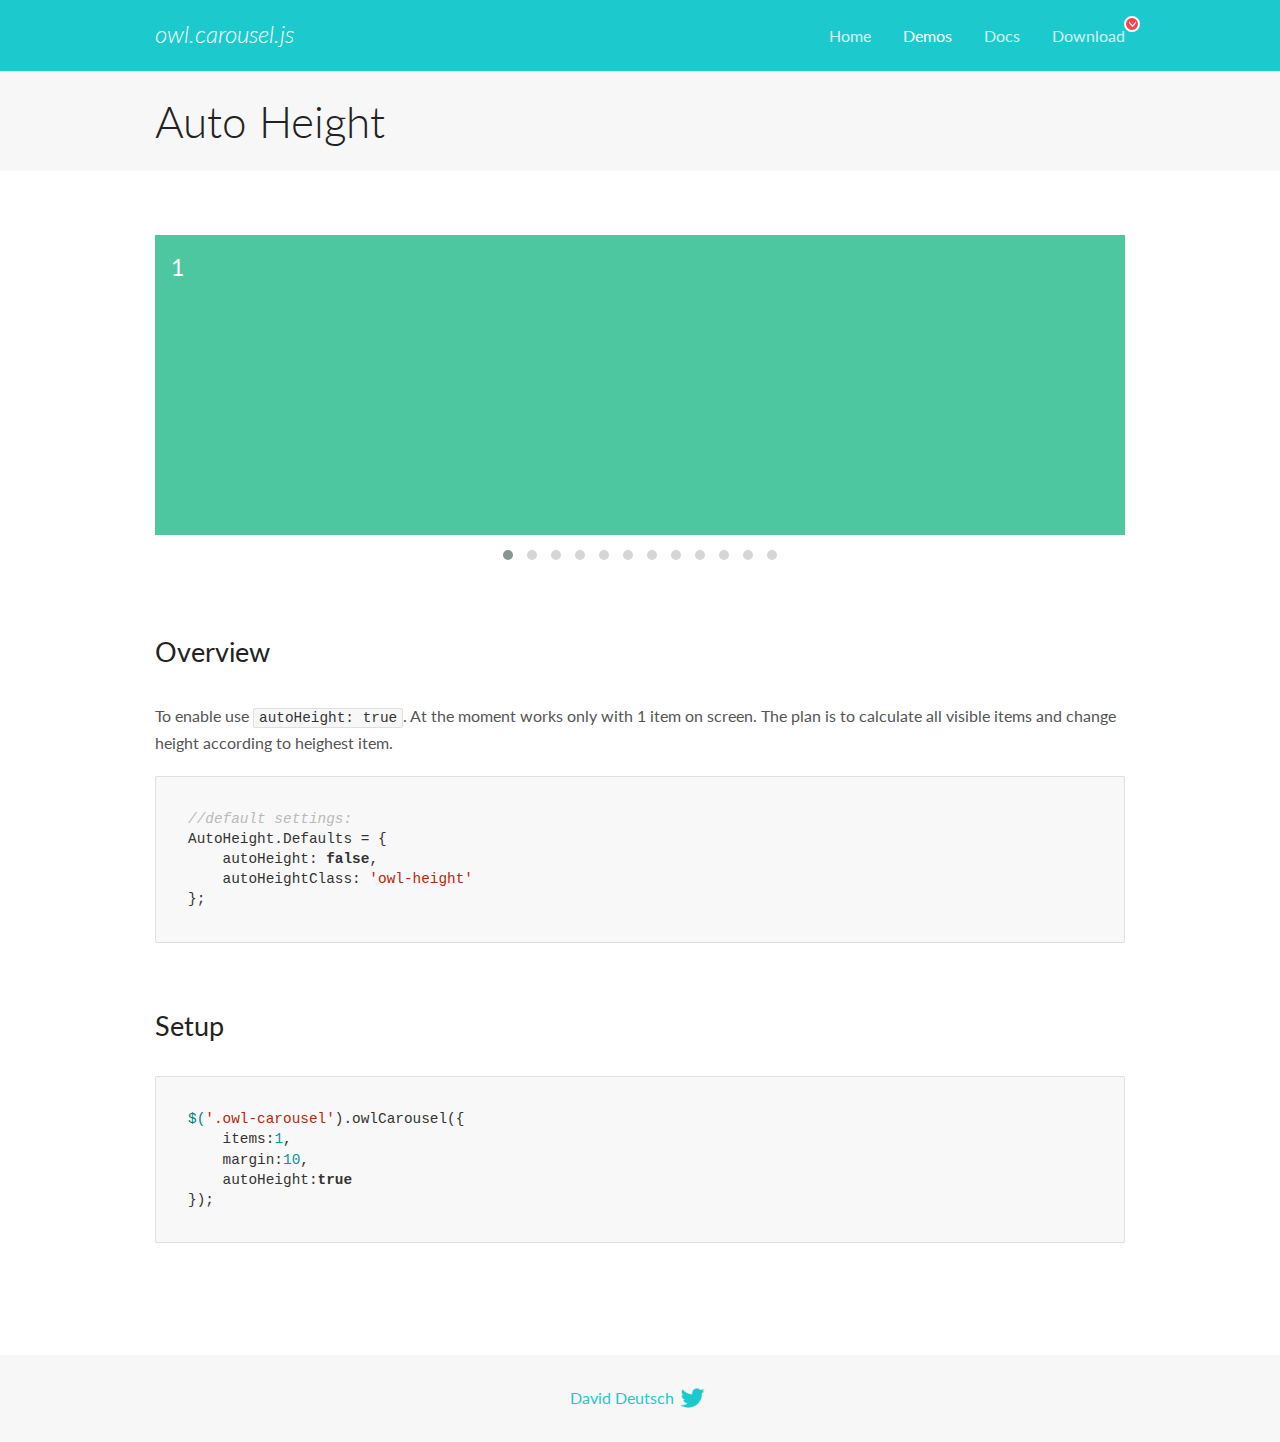
<file: vendor/OwlCarousel2-2.3.4/docs/demos/autoheight.html>
<!DOCTYPE html>
<html lang="en">
  <head>

    <!-- head -->
    <meta charset="utf-8">
    <meta name="msapplication-tap-highlight" content="no" />
    <meta name="viewport" content="width=device-width, initial-scale=1.0" />
    <meta name="description" content="autoHeight usage demo">
    <meta name="author" content="David Deutsch">
    <title>
      Auto Height Demo | Owl Carousel | 2.3.4
    </title>

    <!-- Stylesheets -->
    <link href='https://fonts.googleapis.com/css?family=Lato:300,400,700,400italic,300italic' rel='stylesheet' type='text/css'>
    <link rel="stylesheet" href="../assets/css/docs.theme.min.css">

    <!-- Owl Stylesheets -->
    <link rel="stylesheet" href="../assets/owlcarousel/assets/owl.carousel.min.css">
    <link rel="stylesheet" href="../assets/owlcarousel/assets/owl.theme.default.min.css">

    <!-- HTML5 shim and Respond.js IE8 support of HTML5 elements and media queries -->

    <!--[if lt IE 9]>
      <script src="https://oss.maxcdn.com/libs/html5shiv/3.7.0/html5shiv.js"></script>
      <script src="https://oss.maxcdn.com/libs/respond.js/1.3.0/respond.min.js"></script>
    <![endif]-->

    <!-- Favicons -->
    <link rel="apple-touch-icon-precomposed" sizes="144x144" href="../assets/ico/apple-touch-icon-144-precomposed.png">
    <link rel="shortcut icon" href="../assets/ico/favicon.png">
    <link rel="shortcut icon" href="favicon.ico">

    <!-- Yeah i know js should not be in header. Its required for demos.-->

    <!-- javascript -->
    <script src="../assets/vendors/jquery.min.js"></script>
    <script src="../assets/owlcarousel/owl.carousel.js"></script>
  </head>
  <body>

    <!-- header -->
    <header class="header">
      <div class="row">
        <div class="large-12 columns">
          <div class="brand left">
            <h3>
              <a href="/OwlCarousel2/">owl.carousel.js</a> 
            </h3>
          </div>
          <a id="toggle-nav" class="right">
            <span></span> <span></span> <span></span> 
          </a> 
          <div class="nav-bar">
            <ul class="clearfix">
              <li> <a href="/OwlCarousel2/index.html">Home</a>  </li>
              <li class="active">
                <a href="/OwlCarousel2/demos/demos.html">Demos</a> 
              </li>
              <li> <a href="/OwlCarousel2/docs/started-welcome.html">Docs</a>  </li>
              <li>
                <a href="https://github.com/OwlCarousel2/OwlCarousel2/archive/2.3.4.zip">Download</a> 
                <span class="download"></span> 
              </li>
            </ul>
          </div>
        </div>
      </div>
    </header>

    <!-- title -->
    <section class="title">
      <div class="row">
        <div class="large-12 columns">
          <h1>Auto Height</h1>
        </div>
      </div>
    </section>

    <!--  Demos -->
    <section id="demos">
      <div class="row">
        <div class="large-12 columns">
          <div class="owl-carousel owl-theme">
            <div class="item" style="height:300px">
              <h4>1</h4>
            </div>
            <div class="item" style="height:100px">
              <h4>2</h4>
            </div>
            <div class="item" style="height:500px">
              <h4>3</h4>
            </div>
            <div class="item" style="height:250px">
              <h4>4</h4>
            </div>
            <div class="item" style="height:400px">
              <h4>5</h4>
            </div>
            <div class="item" style="height:500px">
              <h4>6</h4>
            </div>
            <div class="item" style="height:600px">
              <h4>7</h4>
            </div>
            <div class="item" style="height:400px">
              <h4>8</h4>
            </div>
            <div class="item" style="height:300px">
              <h4>9</h4>
            </div>
            <div class="item" style="height:350px">
              <h4>10</h4>
            </div>
            <div class="item" style="height:200px">
              <h4>11</h4>
            </div>
            <div class="item" style="height:150px">
              <h4>12</h4>
            </div>
          </div>
          <h3 id="overview">Overview</h3>
          <p>To enable use <code>autoHeight: true</code>. At the moment works only with 1 item on screen. The plan is to calculate all visible items and change height according to heighest item.</p>
          <pre><code>//default settings:
AutoHeight.Defaults = {
    autoHeight: false,
    autoHeightClass: &#39;owl-height&#39;
};</code></pre>
          <h3 id="setup">Setup</h3>
          <pre><code>$(&#39;.owl-carousel&#39;).owlCarousel({
    items:1,
    margin:10,
    autoHeight:true
});</code></pre>
          <script>
            $(document).ready(function() {
              $('.owl-carousel').owlCarousel({
                items: 1,
                margin: 10,
                autoHeight: true
              });
            })
          </script>
        </div>
      </div>
    </section>

    <!-- footer -->
    <footer class="footer">
      <div class="row">
        <div class="large-12 columns">
          <h5>
            <a href="/OwlCarousel2/docs/support-contact.html">David Deutsch</a> 
            <a id="custom-tweet-button" href="https://twitter.com/share?url=https://github.com/OwlCarousel2/OwlCarousel2&text=Owl Carousel - This is so awesome! " target="_blank"></a> 
          </h5>
        </div>
      </div>
    </footer>

    <!-- vendors -->
    <script src="../assets/vendors/highlight.js"></script>
    <script src="../assets/js/app.js"></script>
  </body>
</html>
</file>
<file: style.css>
.card-body{
    background-color: #000;
}

nav a {
    color: #fff;
}
.owl-carousel .item {
    margin: auto;
}
.owl-prev, .owl-next {
    background-color: transparent;
}
.owl-prev {
    width: 15px;
    height: 100px;
    position: absolute;
    top: 40%;
    left: -25px;
    display: block !important;
    border:0px solid black;
}

.owl-next {
    width: 15px;
    height: 100px;
    position: absolute;
    top: 40%;
    right: -25px;
    display: block !important;
    border:0px solid black;
}
.owl-prev i, .owl-next i {transform : scale(2); color: #ccc;}

.bg-background{
    background-color: #7851a9;
}

h2,h3,h4,h5,h6{
    color: #7851a9;
}

.text1{
    color: #7851a9;
}

.text2{
    color: #fff;
}

.imgp{
    max-width: 100%;
}

a.page-link{
    color: #7851a9;
}

.footer1 {
    position: fixed;
    /* height: calc(100vh -296px); */
    bottom: 0;
    width: 100%;
}
.content {
    min-height: calc(100vh - 296px);
}
@media (max-width: 500px) {
    .table-sm-responsive {
        display: block;
        width: 100%;
        overflow-x: auto;
    }
}


.form-signin {
  width: 100%;
  max-width: 330px;
  padding: 15px;
  margin: auto;
}
.form-signin .checkbox {
  font-weight: 400;
}
.form-signin .form-control {
  position: relative;
  box-sizing: border-box;
  height: auto;
  padding: 10px;
  font-size: 16px;
}
.form-signin .form-control:focus {
  z-index: 2;
}
.form-signin input[type="email"] {
  margin-bottom: -1px;
  border-bottom-right-radius: 0;
  border-bottom-left-radius: 0;
}
.form-signin input[type="password"] {
  margin-bottom: 10px;
  border-top-left-radius: 0;
  border-top-right-radius: 0;
}
</file>
